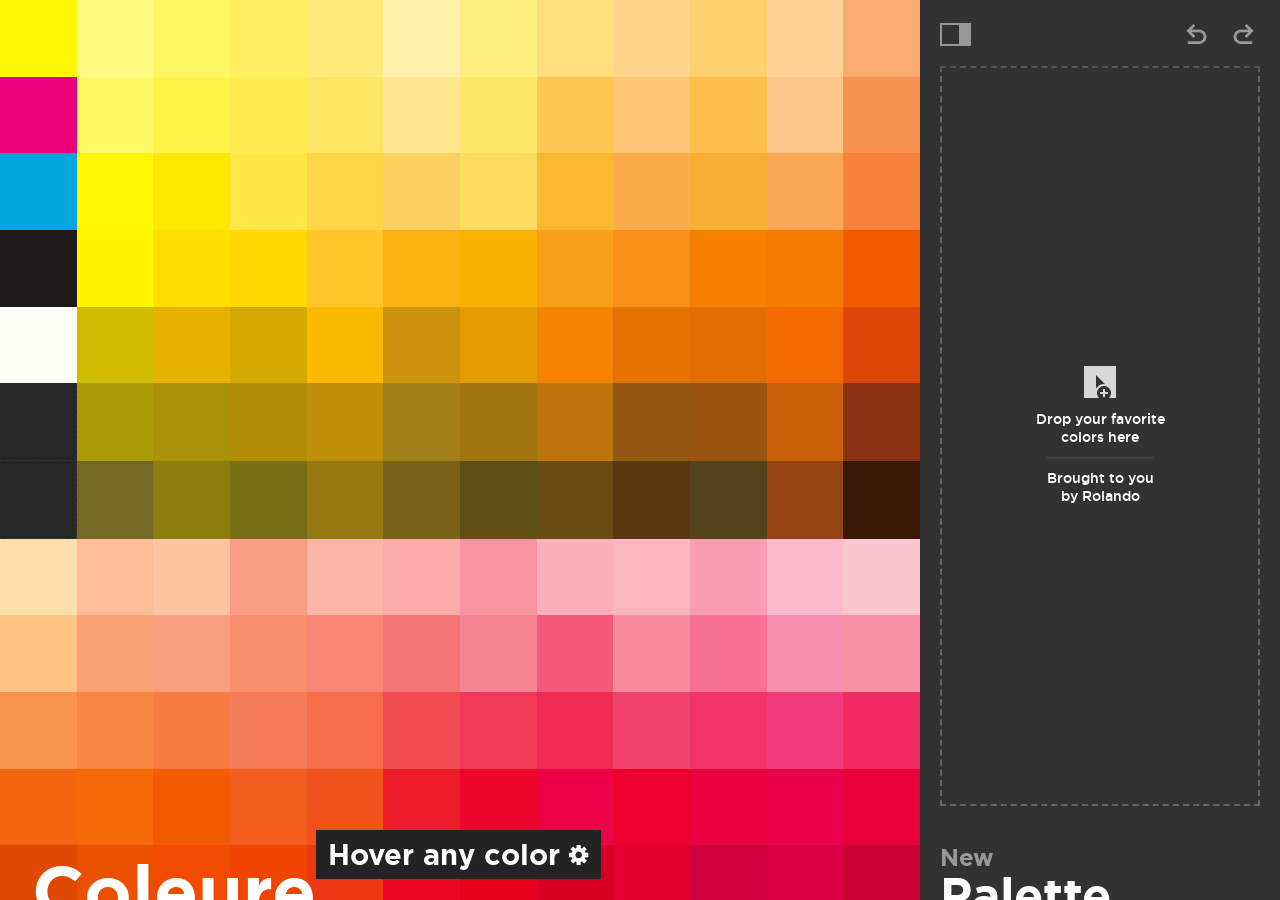
<file: index.html>
<!DOCTYPE html>
<html lang="en">
<head>
  <title>Coleure</title>
  <meta charset="utf-8" />
  <link rel="stylesheet" href="./application.css" />
  <link id="dynamic-favicon" rel="shortcut icon" type="image/png" href="/favicon.png" />

  <script src="./javascripts/color.min.js"></script>
  <script data-main="./javascripts/coleure" src="./javascripts/require.js"></script>
  <script defer src="https://cloud.umami.is/script.js" data-website-id="ab3538cf-f239-4469-be00-ea84c332bb5d"></script>
</head>
<body id="app">
  <div id="compareModeDialog" class="mode-dialog">Select the color you want to compare with <button id="exitCompareModeButton" class="button secondary">Done</button></div>
  <div id="mixModeDialog" class="mode-dialog">Select the color you want to mix with <button id="exitMixModeButton" class="button secondary">Done</button></div>
  <main>
    <div id="colors"></div>
    <aside id="panels">
      <section id="inspector">
        <div id="placeholder">
          <i class="menu-schemer"></i>
          Select a color to inspect
        </div>
        <div id="preview">
          <div id="mixPanel">
            <button id="mixButton" class="button">Mix</button>
            <div id="mixControls">
              <input id="mixBalance" type="range" min="0.01" max="0.99" step="0.01" value="0.5">
            </div>
            <div id="mixResult">
              <span id="mixWeightA">50%</span>
              <span id="mixWeightB">50%</span>
              <button id="cancelMix" class="button join">Cancel</button><button id="selectMix" class="button color">Select</button>
            </div>
          </div>
          <div id="subjects"></div>
        </div>
        <div id="tests"></div>
      </section>
      <section id="color-tools">
        <button id="compare_color" class="color-tool"><i class="compare-icon"></i><br>Compare</button>
        <button id="mix_color" class="color-tool"><i class="mix-icon"></i><br>Mix</button>
        <button id="edit_color" class="color-tool"><i class="edit-icon"></i><br>Edit</button>
        <button id="add_color" class="color-tool"><i class="add-to-palette-icon" style="transform: translateX(10%)"></i><br>Add</button>
        <button id="remove_color" class="color-tool"><i class="remove-icon"></i><br>Remove</button>
      </section>
      <div style="flex: 1;"></div>
      <section id="palettes">
      </section>
      <aside id="editPanel" class="color-editor">
        <section class="top">
          <header><label for="#">Hex</label></header>
          <div><input type="text" id="colorCode"></div>
        </section>
        <section>
          <header><label for="#">Name</label></header>
          <div><input type="text" id="colorName"></div>
        </section>
        <section>
          <header><label for="colorHueValue">H</label><input type="text" id="colorHueValue"></header>
          <div><input id="colorHueRange" type="range" min="1" max="360" step="1"></div>
        </section>
        <section>
          <header><label for="colorSaturationValue">S</label><input type="text" id="colorSaturationValue"></header>
          <div><input id="colorSaturationRange" type="range" min="0" max="100" step="1"></div>
        </section>
        <section>
          <header><label for="colorLightValue">L</label><input type="text" id="colorLightValue"></header>
          <div><input id="colorLightRange" type="range" min="0" max="100" step="1"></div>
        </section>
      </aside>
    </aside>
    <section id="palette">
      <div id="app_controls">
        <button id="panel_toggle" class="secondary" style="padding: 0; background: none; display: flex; align-items: center;"><i class="menu-panel"></i></button>
        <div style="flex: 1;"></div>
        <button id="undo" class="button tertiary"><i class="undo"></i></button>
        <button id="redo" class="button tertiary"><i class="redo"></i></button>
      </div>
      <div id="drop-message" class="dropzone">
        <div class="content">
          <p><i class="drop"></i><br>Drop your favorite<br>colors here</p>
          <hr>
          <p>Brought to you<br>by <a target="_blank" href="https://rolando.is" id="learnMoreLink">Rolando</a></p>
        </div>
      </div>
      <div id="palette_colors" class="clear"></div>
      <header id="palette_header">
        <h1 class="subtitle">
          <span id="activePalette" class="active-palette">New</span>
        </h1>
        <div id="palette_controls">
          <h2>Palette</h2>
          <button id="palette_menu_trigger" class="button tertiary" popovertarget="palette_menu" popovertargetaction="toggle">…</button>
          <div id="palette_menu" popover>
            <button id="palette_delete_button" class="button tertiary">Delete</button>
            <button id="palette_copy_svg" class="button tertiary">Copy SVG</button>
          </div>
        </div>
      </header>
    </section>
  </main>
  <h1 id="logo">
    <div class="text">Coleure</div>
    <div class="color-code">
      <a id="format_status"><span id="current_color_code">Hover any color</span>
        <svg width="20px" height="20px" viewBox="0 0 20 20" version="1.1" xmlns="http://www.w3.org/2000/svg">
          <g stroke="none" stroke-width="1" fill="none" fill-rule="evenodd">
          <path d="M19.3103448,12.1428571 L19.3103448,7.85714286 L16.4737931,7.85714286 C16.3227586,7.14285714 16.1117241,6.84142857 15.8475862,6.35142857 L17.8593103,4.29857143 L15.1289655,1.48714286 L13.1793103,3.57928571 C12.7055172,3.30357143 12.4137931,3.09571429 11.7241379,2.93857143 L11.7241379,0 L7.5862069,0 L7.5862069,2.93857143 C6.89655172,3.09571429 6.61931034,3.31285714 6.14482759,3.58785714 L4.16758621,1.50285714 L1.45586207,4.33071429 L3.47793103,6.35142857 C3.2137931,6.84142857 3.01310345,7.14285714 2.86206897,7.85714286 L0,7.85714286 L0,12.1428571 L2.86206897,12.1428571 C3.01310345,12.8571429 3.22275862,13.1464286 3.48827586,13.6385714 L1.47517241,15.6842857 L4.20551724,18.4928571 L6.14482759,16.3985714 C6.61931034,16.6728571 6.89655172,16.88 7.5862069,17.0371429 L7.5862069,20 L11.7241379,20 L11.7241379,17.0371429 C12.4137931,16.8807143 12.7034483,16.6628571 13.1793103,16.3885714 L15.1606897,18.4735714 L17.8751724,15.6457143 L15.8558621,13.6385714 C16.12,13.1464286 16.3227586,12.8571429 16.4737931,12.1428571 L19.3103448,12.1428571 L19.3103448,12.1428571 Z M9.66758621,13.37 C7.86413793,13.37 6.40275862,11.8557143 6.40275862,9.98785714 C6.40275862,8.12 7.86413793,6.60571429 9.66758621,6.60571429 C11.4703448,6.60571429 12.9317241,8.12 12.9317241,9.98785714 C12.9317241,11.8557143 11.4703448,13.37 9.66758621,13.37 L9.66758621,13.37 Z" id="settingsIcon" fill="#fff"></path>
          </g>
        </svg></a>
        <div id="formatSettings" class="format-settings">
          <p><input id="clipboard_handler" readonly></input></p>
          <p>
          <button id="hex" class="button set-format option join">HEX</button><button id="rgb" class="button set-format option join">RGB</button><button id="hsl" class="button set-format option join">HSL</button>
          </p>
          <p>
          Copy colors with <kbd>⌘ + C</kbd> or <kbd>Ctrl. + C</kbd>
          </p>
        </div>
    </div>
  </h1>
</body>
</html>
</file>
<file: application.css>
@font-face {
  font-family: 'Gotham Pro'; 
  src: url('fonts/GothamProRegular.woff2') format('woff2');   
  font-weight: 400; 
  font-style: normal; 
}

@font-face {
  font-family: 'Gotham Pro'; 
  src: url('fonts/GothamProMedium.woff2') format('woff2');   
  font-weight: 500; 
  font-style: normal; 
}

@font-face {
  font-family: 'Gotham Pro'; 
  src: url('fonts/GothamProBold.woff2') format('woff2');   
  font-weight: 600; 
  font-style: normal; 
}

* {
  margin:0;
  padding:0;
  border:0;
  list-style: none;
  cursor: default;
  box-sizing: border-box;
}

body, html {
  height: 100%;
  width: 100%;
}

body {
  font: 500 1rem/1.25 Gotham Pro, Futura, sans-serif;
  color: #fffef8;
  background: #262626;
  display: flex;
  flex-direction: column;
}

main {
  flex: 1;
  overflow: hidden;
  display: flex;
}

a {
  color: #0083b1;
  cursor: pointer;
  text-decoration: none;
}

h1, h2, h3 {
  font-weight: 600;
}

button {
  appearance: none;
  background: unset;
  font: inherit;
}

.button.join,
.button.secondary,
a.button.secondary {
  background: #111;
  color: #999;
}
.button.secondary {
  color: #fff;
}
.button.tertiary {
  color: #999;
  background: transparent;
}
.button, .button.active, .button[data-state=active],
a.button {
  display: inline-flex;
  align-items: center;
  justify-content: center;
  padding: 0.375rem 0.75rem;
  font-family: inherit;
  font-weight: bold;
  text-transform: uppercase;
  color: #232323;
  background: #fff;
  cursor: pointer;
}

kbd {
  padding: 2px 5px;
  word-spacing: -0.3em;
  font-family: monaco, monospace;
  color: #fff;
  background: #000;
}

/* Logo */
#logo {
  position: fixed;
  bottom: -0.5em;
  left: 2rem;
  font-size: 4.5rem;
  color: #fff;
}
#logo .text {
  pointer-events: none;
  -webkit-user-select: none;
  user-select: none;
}

#clipboard_handler {
  padding: 5px;
}
.color-code {
  position: absolute;
  bottom: 100%;
  left: 100%;
  white-space: nowrap;
  font-size: .4em;
  margin-bottom: -1.5em;
}
#format_status {
  padding: 0.5rem 0.75rem;
  background: #232323;
  color: #fff;
  cursor: pointer;
  position: relative;
  top: -1rem;
}
#format_status:hover, #format_status.active {
  background: #fff !important;
  color: #232323 !important;
}
#format_status:hover #settingsIcon, #format_status.active #settingsIcon {
  fill: #232323;
}
#current_color_code,
svg {
  pointer-events: none;
}
.format-settings {
  position: absolute;
  opacity: 0;
  bottom: 0;
  pointer-events: none;
  left: 0;
  margin-bottom: 5px;
  padding: 10px;
  background: #232323;
  color: #fff;
  font-size: 14px;
  font-weight: lighter;
  -webkit-transition: all 0.3s ease;
  -o-transition: all 0.3s ease;
  transition: all 0.3s ease;
}
.format-settings.active {
  bottom: 100%;
  opacity: 1;
  pointer-events: auto;
}
.format-settings::after {
  content: '';
  position: absolute;
  top: 100%;
  border: 10px solid transparent;
  border-top-color: #232323;
  border-bottom: none;
}
.format-settings p + p {
  margin-top: 10px;
}

/* Layout */
#panels, #palette {
  transition: all .3s ease;
}
#colors {
  flex: 1;
  overflow-x: hidden;
  overflow-y: auto;
  display: flex;
  flex-wrap: wrap;
  padding-bottom: 8.333333%;
}
#colors .item {
  width: 8.333333%;
  padding-bottom: 8.333333%;
}

/* — Conditions */
.active-panels #panels {
  width: 420px;
  opacity: 1;
}

/* Colors */
.color {
  cursor: pointer;
  position: relative;
}
.color .name {
  display: none;
}
.empty-color {
  border: dashed #333;
  border-width: 0 1px 1px 0;
}

#inspector .color:not(button) {
  cursor: default;
}

#panels {
  position: relative;
  width: 0;
  z-index: 2;
  opacity: 0;
  color: #fff;
  display: flex;
  flex-direction: column;
  height: 100%;
}
#palettes {
  border-top: 2px solid #444;
  padding-top: 0.5rem;
  padding-bottom: 1.5rem;
  overflow: auto;
  position: relative;
}
#palettes > header {
  display: flex;
  align-items: center;
  padding-bottom: 0.5rem;
  padding-right: 0.5rem;
  padding-left: 1.25rem;
}
#palettes > header h1 {
  text-transform: uppercase;
  color: #999;
  font-size: 0.875rem;
}
#palettes > article h1 {
  margin-top: 0.25rem
}
#palettes > header button {
  padding: 0;
  font-weight: 400;
  line-height: 0.5;
  width: 30px;
  height: 30px;
  font-size: 2rem;
}

#color-tools {
  display: flex;
  padding: 0.5rem 0.5rem 0.5rem 20px;
}

.color-tool {
  display: block;
  text-align: center;
  font-size: 0.75rem;
  color: #fff;
  flex: 1;
  padding: 0.5rem 0;
}

.color-tool[disabled] {
  opacity: 0.5;
}

.color-tool.active {
  background: #444;
}


#palette, 
#palette_header::before, 
#app_controls::before {
  background: #323232;
}
#palette {
  width: 360px;
  overflow: hidden;
  display: flex;
  flex-direction: column;
  position: relative;
  z-index: 4;
}
#palette_colors {
  flex: 1;
  overflow-y: auto;
  position: relative;
  padding-left: 20px;
  padding-top: 20px;
}
#app_controls {
  position: relative;
  z-index: 8;
  display: flex;
  align-items: center;
  padding: 18px 20px 16px;
  gap: 1rem;
}

#app_controls::before {
  content: '';
  position: absolute;
  top: 100%;
  right: 0;
  left: 0;
  height: 5px;
  opacity: 0.3;
}
#palette_header {
  position: relative;
  z-index: 4;
  padding: 20px;
  padding-bottom: 0;
}
#palette_header::before {
  content: '';
  position: absolute;
  bottom: 100%;
  right: 0;
  left: 0;
  height: 5px;
  margin-bottom: -1px;
  opacity: 0.3;
}
#palette h1 {
  font-size: 24px;
  line-height: 1;
}
#palette .active-palette {
  margin-right: 5px;
}
#palette_header h2 {
  margin-bottom: -0.375em;
  line-height: 1;
  font-size: 3rem;
  color: #fff;
}
#palette_controls {
  display: flex;
  justify-content: space-between;
  position: relative;
}
#palette_menu_trigger {
  font-size: 1.5rem;
  padding: 0;
  margin-top: -2em;
  width: 30px;
}
#palette_menu {
  background: #fff;
  opacity: 0;
  width: 180px;
  display: flex;
  flex-direction: column;
}
#palette_menu button {
  display: flex;
  width: 100%;
  justify-content: end;
  height: 2.5rem;
}
#palette_delete_button {
  border-bottom: 2px solid #eee;
  color: #f14d52;
}
#palette_controls :popover-open {
  position: absolute;
  inset: unset;

  right: 0;
  bottom: 64px;
  opacity: 1;
  transition: all 0.3s ease;
}

#palette_colors .color {
  display: block;
  float: none;
  height: 85px;
  margin-bottom: 20px;
  /* animation: 0.25s scalemation; */
  transition: all 0.2s ease;
}
#palette_colors .color.deleted {
  height: 0;
  opacity: 0;
  -webkit-transform: scale(0.5);
  -moz-transform: scale(0.5);
  -ms-transform: scale(0.5);
  -o-transform: scale(0.5);
  transform: scale(0.5);
}
#palette_colors .name {
  display: block;
  position: absolute;
  top: -.75em;
  left: 0.4em;
  font-size: 24px;
  font-style: normal;
  font-weight: bold;
  color: #fff;
  pointer-events: none;
  white-space: nowrap;
  text-shadow: 0 0 0.25em rgba(0, 0, 0, 30%);
}
.mix-mark {
  color: #ccc;
}
.project-info {
  border-top: 2px solid #444;
  margin-top: 20px;
  padding: 10px 20px 85px 0;
  color: #999;
}
.project-info p + p {
  margin-top: 0.75em;
}
.project-info a {
  color: #fff;
  background: #232323;
}

*:focus {
  outline: none;
}

.color-preview {
  position: relative;
  display: flex;
  flex: 1;
}
.color-preview .close {
  position: absolute;
  top: 0.5rem;
  right: 0.5rem;
  z-index: 99999;
}
.color-preview .color {
  width: 100%;
  padding-bottom: 50%;
}
#inspector {
  margin-top: 1.25rem;
  margin-left: 1.25rem;
}

#placeholder {
  display: flex;
  flex-direction: column;
  background: #444;
  height: 332px;
  align-items: center;
  justify-content: center;
  gap: 0.75rem;
  font-size: 0.875rem;
  color: #fff;
}
#preview {
  position: relative;
  height: 200px;
  display: flex;
}
#subjects {
  display: flex;
  flex: 1;
}
.color-name {
  position: absolute;
  font-size: 2.5rem;
  top: -.75em;
  left: 0.4em;
  color: #fff;
  white-space: nowrap;
  flex: 1;
  display: flex;
  text-shadow: 0 0 0.25em rgba(0, 0, 0, 30%);
}
#subjects[data-subjects="2"] .color-name {
  font-size: 24px;
  top: -.75em;
}

#mixButton, #mixControls {
  position: absolute;
  top: 50%;
  left: 50%;
  margin-top: -15px;
}
#mixButton, #mixBalance {
  z-index: 4;
}
#mixButton {
  padding: 0;
  text-align: center;
  width: 50px;
  height: 30px;
  margin-left: -25px;
  transition: all 0.2s;
  animation: opacity .2s;
}
#mixButton.active {
  outline: 0;
  width: 30px;
  margin-left: -15px;
  color: #fff;
  pointer-events: none;
  transform: rotate(45deg);
}

#activePalette input {
  appearance: none;
  font: inherit;
  color: inherit;
  background: transparent;
}

#mixControls {
  margin-left: -65px;
  background-color: #232323;
}
input[type=range] {
  -webkit-appearance: none;
  background: no-repeat transparent center;
}
input[type=range]::-webkit-slider-thumb {
  -webkit-appearance: none;
  background-color: #fff;
  width: 30px;
  height: 30px;
  -webkit-transform: rotate(45deg);
  transform: rotate(45deg);
  box-shadow: 0 0 10px rgba(0, 0, 0, 0.2);
}
#mixBalance {
  position: relative;
  width: 130px;
  height: 30px;
  background-size: 120px 100%;
}
#mixBalance::-webkit-slider-thumb {
}

#colorHueRange {
  background-image: -moz-linear-gradient(left, #ff0000 0%, #ffff00 17%, #00ff00 33%, #00ffff 50%, #0000ff 67%, #ff00ff 83%, #ff0000 100%);
  background-image: -ms-linear-gradient(left, #ff0000 0%, #ffff00 17%, #00ff00 33%, #00ffff 50%, #0000ff 67%, #ff00ff 83%, #ff0000 100%);
  background-image: -o-linear-gradient(left, #ff0000 0%, #ffff00 17%, #00ff00 33%, #00ffff 50%, #0000ff 67%, #ff00ff 83%, #ff0000 100%);
  background-image: -webkit-linear-gradient(left, #ff0000 0%, #ffff00 17%, #00ff00 33%, #00ffff 50%, #0000ff 67%, #ff00ff 83%, #ff0000 100%);
  background-image: linear-gradient(left, #ff0000 0%, #ffff00 17%, #00ff00 33%, #00ffff 50%, #0000ff 67%, #ff00ff 83%, #ff0000 100%);
}

#mixResult {
  position: absolute;
  width: 100%;
  top: 50%;
  bottom: 0;
  z-index: 3;
  margin-top: 15px;
  padding: 0.5rem;
  display: flex;
  animation: opacity .2s;
  align-items: end;
  justify-content: end;
}

#mixWeightA, #mixWeightB {
  position: absolute;
  bottom: 100%;
  font-weight: bold;
  color: #232323;
  font-size: 21px;
}

#mixWeightA {
  right: 50%;
  margin-right: 75px;
}
#mixWeightB {
  left: 50%;
  margin-left: 75px;
}


.color-preview .color .mix-mark {
  display: none;
}

#subjects[data-subjects="2"] .color-preview:last-child .color-name {
  left: 20px;
}
.log {
  position: relative;
  padding: 0.5rem 1rem;
  font-size: 0.875rem;
}
.subtitle {
  color: #999;
}
.dropzone {
  position: relative;
  height: 100%;
  text-align: center;
  margin: 0 20px;
  border: 2px dashed #666;
  animation: opacity 0.2s ease-in-out;
}
.dropzone p {
  color: #fff;
  line-height: 1.3;
  font-size: 0.875rem;
}
.dropzone hr {
  margin: 10px auto;
  border-bottom: 2px solid #444;
  width: 33.333%;
}
.dropzone i.drop {
  margin-bottom: 0.5rem;
  display: inline-block;
}
.dropzone a {
  color: #fff;
  text-decoration: none;
}
.dropzone .content {
  position: absolute;
  width: 100%;
  top: 50%;
  margin-top: -70px;
}

.mode-dialog {
  height: 0;
  padding: 0;
  background: #fff;
  transition: padding 0.3s ease, height 0.3s ease;
  overflow: hidden;
  display: flex;
  align-items: center;
  justify-content: center;
  position: relative;
}
.active-compare-mode #compareModeDialog,
.active-mix-mode #mixModeDialog {
  height: 45px;
}
.mode-dialog button {
  position: absolute;
  right: 8px;
}

.color-editor {
  width: 300px;
  position: absolute;
  right: 100%;
  top: 20px;
  margin-right: -100px;
  background: #fff;
  color: #999;
  z-index: 999;
  opacity: 0;
  -webkit-transition: all 0.3s ease;
  -o-transition: all 0.3s ease;
  transition: all 0.3s ease;
}
.color-editor.active {
  opacity: 1;
  margin-right: 25px;
}
.color-editor::after {
  position: absolute;
  content: '';
  top: 0.6125rem;
  left: 100%;
  border: 0.6125rem solid transparent;
  border-left-color: #eee;
  border-right: none;
}
.color-editor section,
.color-editor footer {
  margin: 0;
  padding: 0 1rem;
  height: 2.5rem;
}
.color-editor section {
  display: flex;
  border-bottom: 2px solid #eee;
}
.color-editor section:first-of-type {
  border-bottom: none;
}
.color-editor section:last-of-type {
  border-bottom: none;
  box-sizing: content-box;
  padding-bottom: 0.5rem;
}
.color-editor footer {
  padding-bottom: 10px;
}
.color-editor .top {
  background: #eee linear-gradient(to bottom, #eee 0%, #eee 80%, #e9e9e9 100%);
}
.color-editor header {
  width: 5rem;
  gap: 0.5rem;
}
.color-editor header,
.color-editor div {
  display: flex;
  align-items: center;
  justify-content: start;
}
.color-editor div input[type=text] {
  display: block;
  width: 160px;
}

.color-editor label {
  font-weight: bold;
  font-size: 1rem;
}
.color-editor input[type=text] {
  font-weight: bold;
  font-size: 1.25rem;
}
.color-editor label {
  text-transform: uppercase;
}
.color-editor input[type=text],
.color-editor input[type=number] {
  font-family: inherit;
  background: transparent;
}
.color-editor header input {
  width: 70px;
}
.color-editor input[type=range] {
  width: 200px;
  height: 25px;
  margin: 0 -10px;
  background-size: 180px 100%;
}
.color-editor input[type=range]::-webkit-slider-thumb {
  width: 25px;
  height: 25px;
}

/* Animations */
@-webkit-keyframes scalemation {
  0%   { height: 0px; }
  50%  { height: 100px; }
  100% { height: 85px; }
}
@-moz-keyframes scalemation {
  0%   { height: 0px; }
  50%  { height: 100px; }
  100% { height: 85px; }
}
@keyframes scalemation {
  0%   { height: 0px; }
  50%  { height: 100px; }
  100% { height: 85px; }
}

@-webkit-keyframes opacity {
  0%   { opacity: 0; }
  100% { opacity: 1; }
}
@-moz-keyframes opacity {
  0%   { opacity: 0; }
  100% { opacity: 1; }
}
@keyframes opacity {
  0%   { opacity: 0; }
  100% { opacity: 1; }
}

/* Icons */
.close {
  /* Use with '&times;' */
  width: 30px;
  height: 30px;
  font-size: 28px;
  line-height: 1rem;
  color: #fff;
  background: #232323;
  background: rgba(0,0,0,.3);
  display: flex;
  align-items: center;
  justify-content: center;
}
.close span {
  pointer-events: none;
}
.close:hover {
  background: #111;
  background: rgba(0,0,0,.5);
}

i.compare-icon,
i.mix-icon,
i.edit-icon,
i.add-to-palette-icon,
i.remove-icon {
  cursor: pointer;
  display: inline-block;
  width: 76px;
  height: 38px;
  background: center no-repeat;
  background-size: auto 38px;
}
i.compare-icon {
  background-image: url('./images/icons/compare.png');
}
i.mix-icon {
  background-image: url('./images/icons/mix.png');
}
i.edit-icon {
  background-image: url('./images/icons/edit.png');
}
i.add-to-palette-icon {
  background-image: url('./images/icons/add-to-palette.png');
}
i.remove-icon {
  background-image: url('./images/icons/remove.png');
}

.contrast {
  position: absolute;
  right: calc(0.5rem + 5px);
  width: 20px;
  height: 20px;
  top: 50%;
  margin-top: -10px;
  text-indent: -999em;
  cursor: help;
  background: no-repeat;
  background-size: cover;
}
i.drop {
  display: inline-block;
  width: 32px;
  height: 32px;
  background-image: url('./images/icons/drop.png');
  background-size: cover;
}
.good.contrast {
  background-image: url('./images/icons/check.png');
}
.bad.contrast {
  background-image: url('./images/icons/warning.png');
}

i.menu-exit,
i.menu-lock,
i.menu-palettes,
i.menu-panel,
i.menu-plus,
i.menu-settings,
i.menu-user,
i.menu-schemer,
i.undo,
i.redo {
  display: inline-block;
  cursor: pointer;
  background: no-repeat center;
  background-size: cover;
}
i.menu-exit {
  width: 28px;
  height: 28px;
  background-image: url('./images/icons/menu-exit.png');
}
i.menu-lock {
  width: 22px;
  height: 26px;
  background-image: url('./images/icons/menu-lock.png');
}
i.menu-palettes {
  width: 31px;
  height: 23px;
  background-image: url('./images/icons/menu-palettes.png');
}
i.menu-panel {
  width: 31px;
  height: 23px;
  background-image: url('./images/icons/menu-panel.png');
}
i.menu-plus {
  width: 24px;
  height: 24px;
  background-image: url('./images/icons/menu-plus.png');
}
i.menu-settings {
  width: 28px;
  height: 28px;
  background-image: url('./images/icons/menu-settings.png');
}
i.menu-user {
  width: 26px;
  height: 26px;
  background-image: url('./images/icons/menu-user.png');
}
i.menu-schemer {
  width: 31px;
  height: 23px;
  background-image: url('./images/icons/menu-schemer.png');
}
i.redo, i.undo {
  width: 32px;
  height: 32px;
}
i.redo {
  background-image: url('./images/icons/redo@2x.png');
}
i.undo {
  background-image: url('./images/icons/undo@2x.png');
}
#undo, #redo {
  padding: 0;
}

@media (-webkit-min-device-pixel-ratio: 2), (min-resolution: 192dpi) {
  i.drop {
    background-image: url('./images/icons/drop@2x.png');
  }
  .good.contrast {
    background-image: url('./images/icons/check@2x.png');
  }
  .bad.contrast {
    background-image: url('./images/icons/warning@2x.png');
  }

  i.compare-icon {
    background-image: url('./images/icons/compare@2x.png');
  }
  i.mix-icon {
    background-image: url('./images/icons/mix@2x.png');
  }
  i.edit-icon {
    background-image: url('./images/icons/edit@2x.png');
  }
  i.add-to-palette-icon {
    background-image: url('./images/icons/add-to-palette@2x.png');
  }
  i.remove-icon {
    background-image: url('./images/icons/remove@2x.png');
  }
  i.menu-exit {
    background-image: url('./images/icons/menu-exit@2x.png');
  }
  i.menu-lock {
    background-image: url('./images/icons/menu-lock@2x.png');
  }
  i.menu-palettes {
    background-image: url('./images/icons/menu-palettes@2x.png');
  }
  i.menu-panel {
    background-image: url('./images/icons/menu-panel@2x.png');
  }
  i.menu-plus {
    background-image: url('./images/icons/menu-plus@2x.png');
  }
  i.menu-settings {
    background-image: url('./images/icons/menu-settings@2x.png');
  }
  i.menu-user {
    background-image: url('./images/icons/menu-user@2x.png');
  }
  i.menu-schemer {
    background-image: url('./images/icons/menu-schemer@2x.png');
  }
}

/* Share functionality */
.palette-buttons {
  overflow: hidden;
}
.palette-buttons .button {
  display: inline-block;
  margin-bottom: 20px;
  font-size: 14px;
  text-align: center;
}

/* Share view */
.palette-page {
  height: 100%;
  margin-left: -110px;
  overflow: scroll;
}
.active-palette {
  width: 75%;
  margin: 50px auto 100px;
}
.active-palette .color {
  width: 100%;
  height: 200px;
  margin-bottom: 50px;
  float: none;
  cursor: default;
}
.active-palette .color-info {
  width: 25%;
  height: 200px;
  padding: 20px 30px;
  float: right;
  background: #333;
}
.active-palette h1 {
  margin-top: -60px;
  font-size: 48px;
  color: #fff;
}
.active-palette h1 {
  position: absolute;
  margin-top: -40px;
  margin-left: 20px;
}
.active-palette p {
  margin-bottom: 20px;
  line-height: 1.5;
  color: #ccc;
}
</file>
